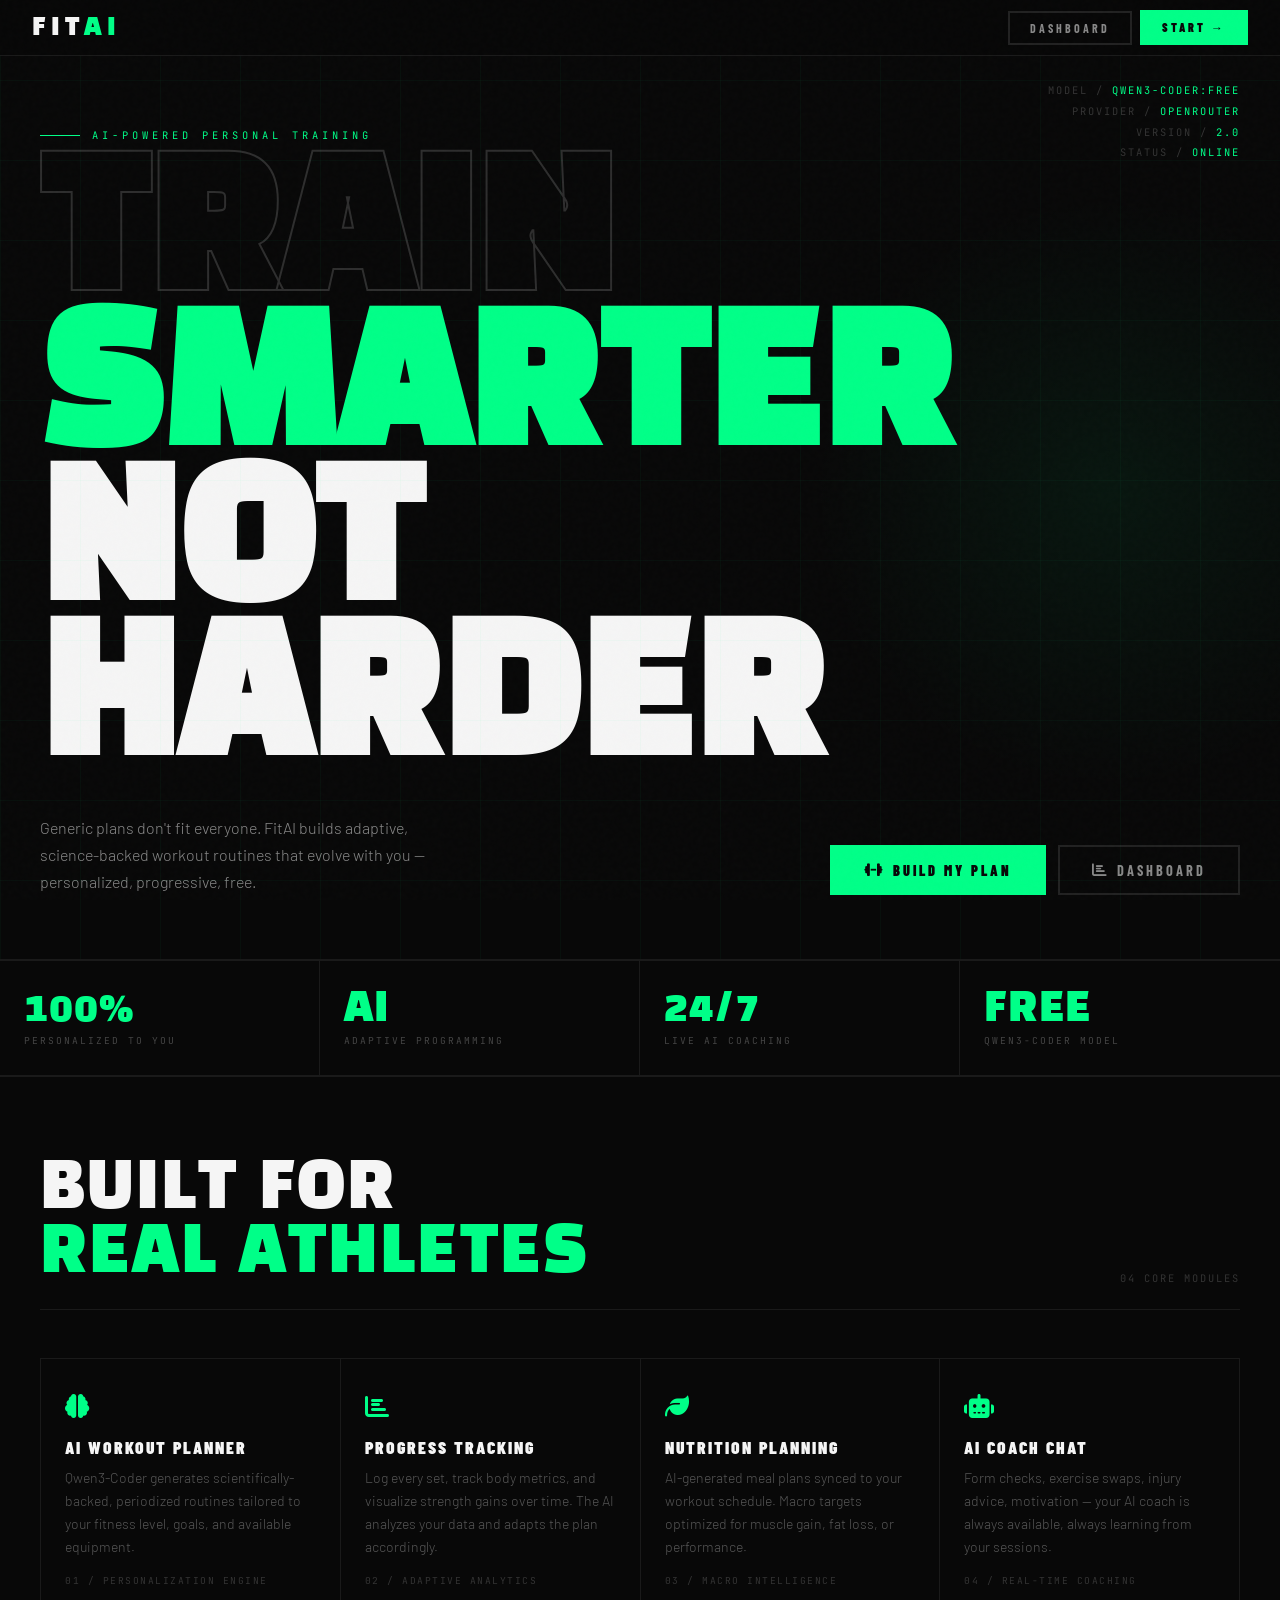
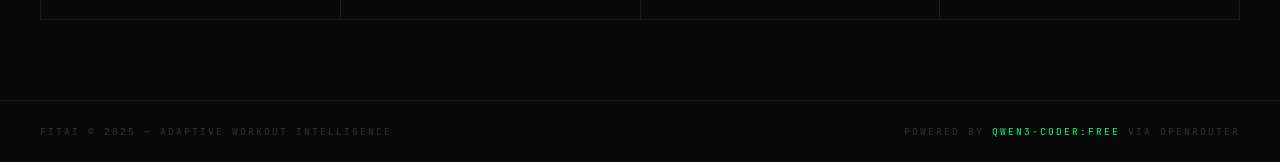
<file: templates/index.html>
<!DOCTYPE html>
<html lang="en">
<head>
  <meta charset="UTF-8"/>
  <meta name="viewport" content="width=device-width,initial-scale=1.0"/>
  <title>FITAI — Adaptive AI Workout Planner</title>
  <link rel="preconnect" href="https://fonts.googleapis.com"/>
  <link href="https://fonts.googleapis.com/css2?family=Black+Han+Sans&family=Barlow+Condensed:wght@400;700;800;900&family=JetBrains+Mono:wght@400;700&family=Barlow:wght@300;400;500&display=swap" rel="stylesheet"/>
  <link rel="stylesheet" href="https://cdnjs.cloudflare.com/ajax/libs/font-awesome/6.5.0/css/all.min.css"/>
  <link rel="stylesheet" href="/static/css/main.css"/>
  <style>
    body { overflow-x: hidden; }

    /* NAV */
    .land-nav {
      position: fixed; top: 0; left: 0; right: 0; z-index: 100;
      display: flex; align-items: center; justify-content: space-between;
      padding: 0 2rem; height: 56px;
      background: rgba(8,8,8,0.92); backdrop-filter: blur(12px);
      border-bottom: 1px solid #1a1a1a;
    }
    .land-logo { font-family: 'Black Han Sans', sans-serif; font-size: 1.5rem; letter-spacing: 5px; }
    .land-logo em { color: #00ff88; font-style: normal; }

    /* HERO */
    .hero {
      min-height: 100vh;
      display: flex; flex-direction: column; justify-content: flex-end;
      padding: 8rem 2.5rem 4rem;
      position: relative; overflow: hidden;
    }
    .hero-grid-bg {
      position: absolute; inset: 0;
      background-image:
        linear-gradient(rgba(0,255,136,0.03) 1px, transparent 1px),
        linear-gradient(90deg, rgba(0,255,136,0.03) 1px, transparent 1px);
      background-size: 80px 80px;
    }
    .hero-glow {
      position: absolute;
      top: 20%; right: -10%;
      width: 600px; height: 600px;
      background: radial-gradient(circle, rgba(0,255,136,0.06) 0%, transparent 70%);
      pointer-events: none;
    }
    .hero-corner {
      position: absolute; top: 80px; right: 2.5rem;
      font-family: 'JetBrains Mono', monospace;
      font-size: 0.65rem; letter-spacing: 2px;
      color: #333; text-align: right; line-height: 2;
    }
    .hero-corner span { color: #00ff88; }
    .hero-eyebrow {
      font-family: 'JetBrains Mono', monospace;
      font-size: 0.65rem; letter-spacing: 4px;
      text-transform: uppercase; color: #00ff88;
      margin-bottom: 1.25rem;
      display: flex; align-items: center; gap: 0.75rem;
    }
    .hero-eyebrow::before { content: ''; display: block; width: 40px; height: 1px; background: #00ff88; }
    .hero-h1 {
      font-family: 'Black Han Sans', sans-serif;
      font-size: clamp(5rem, 14vw, 11rem);
      line-height: 0.88;
      letter-spacing: 2px;
      margin-bottom: 2rem;
    }
    .hero-h1 .line-green { color: #00ff88; display: block; }
    .hero-h1 .line-outline {
      -webkit-text-stroke: 2px #2e2e2e;
      color: transparent; display: block;
    }
    .hero-bottom {
      display: flex; align-items: flex-end; justify-content: space-between;
      flex-wrap: wrap; gap: 2rem;
    }
    .hero-desc {
      max-width: 400px;
      font-family: 'Barlow', sans-serif;
      font-size: 1rem; font-weight: 300;
      color: #888; line-height: 1.7;
    }
    .hero-cta-group { display: flex; gap: 0.75rem; flex-wrap: wrap; }
    .cta-main {
      display: inline-flex; align-items: center; gap: 0.5rem;
      padding: 0.9rem 2rem;
      background: #00ff88; color: #080808;
      font-family: 'Barlow Condensed', sans-serif;
      font-size: 0.9rem; font-weight: 900; letter-spacing: 3px; text-transform: uppercase;
      border: 2px solid #00ff88;
      transition: all 0.15s;
    }
    .cta-main:hover {
      background: transparent; color: #00ff88;
      transform: translate(-3px,-3px);
      box-shadow: 6px 6px 0 #00ff88;
    }
    .cta-sec {
      display: inline-flex; align-items: center; gap: 0.5rem;
      padding: 0.9rem 2rem;
      background: transparent; color: #888;
      font-family: 'Barlow Condensed', sans-serif;
      font-size: 0.9rem; font-weight: 700; letter-spacing: 3px; text-transform: uppercase;
      border: 2px solid #222;
      transition: all 0.15s;
    }
    .cta-sec:hover { border-color: #888; color: #f5f5f5; }

    /* STATS BAR */
    .stats-bar {
      display: grid; grid-template-columns: repeat(4, 1fr);
      border-top: 2px solid #1a1a1a;
      border-bottom: 2px solid #1a1a1a;
    }
    .stats-bar-item {
      padding: 1.75rem 1.5rem;
      border-right: 1px solid #1a1a1a;
      transition: background 0.15s;
    }
    .stats-bar-item:last-child { border-right: none; }
    .stats-bar-item:hover { background: rgba(0,255,136,0.04); }
    .sb-num {
      font-family: 'Black Han Sans', sans-serif;
      font-size: 2.5rem; letter-spacing: 1px;
      color: #00ff88; line-height: 1;
    }
    .sb-label {
      font-family: 'JetBrains Mono', monospace;
      font-size: 0.6rem; letter-spacing: 2px;
      text-transform: uppercase; color: #444;
      margin-top: 0.3rem;
    }

    /* FEATURES */
    .features { padding: 5rem 2.5rem; }
    .feat-header {
      margin-bottom: 3rem;
      display: flex; align-items: flex-end; justify-content: space-between;
      border-bottom: 1px solid #1a1a1a; padding-bottom: 1.5rem;
    }
    .feat-title {
      font-family: 'Black Han Sans', sans-serif;
      font-size: clamp(2.5rem, 6vw, 4rem);
      line-height: 1; letter-spacing: 2px;
    }
    .feat-title em { color: #00ff88; font-style: normal; display: block; }
    .feat-num {
      font-family: 'JetBrains Mono', monospace;
      font-size: 0.65rem; letter-spacing: 2px; color: #333;
    }
    .feat-grid {
      display: grid;
      grid-template-columns: repeat(auto-fit, minmax(260px, 1fr));
      gap: 1px;
      background: #1a1a1a;
      border: 1px solid #1a1a1a;
    }
    .feat-card {
      background: #080808; padding: 2rem 1.5rem;
      transition: background 0.2s;
      position: relative; overflow: hidden;
    }
    .feat-card::before {
      content: '';
      position: absolute; bottom: 0; left: 0; right: 0;
      height: 2px; background: #00ff88;
      transform: scaleX(0); transform-origin: left;
      transition: transform 0.3s;
    }
    .feat-card:hover { background: rgba(0,255,136,0.03); }
    .feat-card:hover::before { transform: scaleX(1); }
    .feat-ico {
      font-size: 1.5rem; color: #00ff88;
      margin-bottom: 1rem;
    }
    .feat-card-title {
      font-family: 'Barlow Condensed', sans-serif;
      font-size: 1.1rem; font-weight: 900; letter-spacing: 2px;
      text-transform: uppercase; margin-bottom: 0.5rem;
    }
    .feat-card-desc {
      font-size: 0.875rem; color: #555;
      line-height: 1.65; font-weight: 300;
    }
    .feat-card-tag {
      margin-top: 1rem;
      font-family: 'JetBrains Mono', monospace;
      font-size: 0.6rem; letter-spacing: 1.5px;
      color: #333; text-transform: uppercase;
    }

    /* FOOTER */
    .land-footer {
      border-top: 1px solid #1a1a1a;
      padding: 1.5rem 2.5rem;
      display: flex; align-items: center; justify-content: space-between;
      font-family: 'JetBrains Mono', monospace;
      font-size: 0.6rem; letter-spacing: 2px;
      color: #333; text-transform: uppercase;
    }
    .land-footer span { color: #00ff88; }

    @media(max-width:600px){
      .stats-bar { grid-template-columns: 1fr 1fr; }
      .feat-header { flex-direction: column; align-items: flex-start; gap: 1rem; }
      .hero-corner { display: none; }
    }
  </style>
</head>
<body>

<nav class="land-nav">
  <div class="land-logo">FIT<em>AI</em></div>
  <div style="display:flex;gap:0.5rem;align-items:center;">
    <a href="/dashboard" class="cta-sec" style="padding:0.5rem 1.25rem;font-size:0.75rem;">Dashboard</a>
    <a href="/planner" class="cta-main" style="padding:0.5rem 1.25rem;font-size:0.75rem;">Start &rarr;</a>
  </div>
</nav>

<section class="hero">
  <div class="hero-grid-bg"></div>
  <div class="hero-glow"></div>
  <div class="hero-corner">
    MODEL / <span>QWEN3-CODER:FREE</span><br>
    PROVIDER / <span>OPENROUTER</span><br>
    VERSION / <span>2.0</span><br>
    STATUS / <span>ONLINE</span>
  </div>

  <div class="hero-eyebrow">AI-POWERED PERSONAL TRAINING</div>
  <h1 class="hero-h1">
    <span class="line-outline">TRAIN</span>
    <span class="line-green">SMARTER</span>
    NOT HARDER
  </h1>
  <div class="hero-bottom">
    <p class="hero-desc">Generic plans don't fit everyone. FitAI builds adaptive, science-backed workout routines that evolve with you — personalized, progressive, free.</p>
    <div class="hero-cta-group">
      <a href="/planner" class="cta-main"><i class="fas fa-dumbbell"></i> Build My Plan</a>
      <a href="/dashboard" class="cta-sec"><i class="fas fa-chart-bar"></i> Dashboard</a>
    </div>
  </div>
</section>

<div class="stats-bar">
  <div class="stats-bar-item">
    <div class="sb-num">100%</div>
    <div class="sb-label">Personalized to you</div>
  </div>
  <div class="stats-bar-item">
    <div class="sb-num">AI</div>
    <div class="sb-label">Adaptive programming</div>
  </div>
  <div class="stats-bar-item">
    <div class="sb-num">24/7</div>
    <div class="sb-label">Live AI coaching</div>
  </div>
  <div class="stats-bar-item">
    <div class="sb-num">FREE</div>
    <div class="sb-label">Qwen3-coder model</div>
  </div>
</div>

<section class="features">
  <div class="feat-header">
    <div class="feat-title">BUILT FOR<em>REAL ATHLETES</em></div>
    <div class="feat-num">04 CORE MODULES</div>
  </div>
  <div class="feat-grid">
    <div class="feat-card">
      <div class="feat-ico"><i class="fas fa-brain"></i></div>
      <div class="feat-card-title">AI Workout Planner</div>
      <div class="feat-card-desc">Qwen3-Coder generates scientifically-backed, periodized routines tailored to your fitness level, goals, and available equipment.</div>
      <div class="feat-card-tag">01 / PERSONALIZATION ENGINE</div>
    </div>
    <div class="feat-card">
      <div class="feat-ico"><i class="fas fa-chart-bar"></i></div>
      <div class="feat-card-title">Progress Tracking</div>
      <div class="feat-card-desc">Log every set, track body metrics, and visualize strength gains over time. The AI analyzes your data and adapts the plan accordingly.</div>
      <div class="feat-card-tag">02 / ADAPTIVE ANALYTICS</div>
    </div>
    <div class="feat-card">
      <div class="feat-ico"><i class="fas fa-leaf"></i></div>
      <div class="feat-card-title">Nutrition Planning</div>
      <div class="feat-card-desc">AI-generated meal plans synced to your workout schedule. Macro targets optimized for muscle gain, fat loss, or performance.</div>
      <div class="feat-card-tag">03 / MACRO INTELLIGENCE</div>
    </div>
    <div class="feat-card">
      <div class="feat-ico"><i class="fas fa-robot"></i></div>
      <div class="feat-card-title">AI Coach Chat</div>
      <div class="feat-card-desc">Form checks, exercise swaps, injury advice, motivation — your AI coach is always available, always learning from your sessions.</div>
      <div class="feat-card-tag">04 / REAL-TIME COACHING</div>
    </div>
  </div>
</section>

<footer class="land-footer">
  <div>FITAI &copy; 2025 — ADAPTIVE WORKOUT INTELLIGENCE</div>
  <div>POWERED BY <span>QWEN3-CODER:FREE</span> VIA OPENROUTER</div>
</footer>

</body>
</html>
</file>
<file: static/css/main.css>
/* ╔══════════════════════════════════════════╗
   ║  FITAI — NEO-BRUTALIST SPORT DESIGN     ║
   ║  Electric Green × Near-Black × Raw Type ║
   ╚══════════════════════════════════════════╝ */

@import url('https://fonts.googleapis.com/css2?family=Black+Han+Sans&family=Barlow+Condensed:wght@400;600;700;800;900&family=JetBrains+Mono:wght@400;500;700&family=Barlow:wght@300;400;500;600&display=swap');

:root {
  --black:    #080808;
  --black2:   #0f0f0f;
  --black3:   #161616;
  --black4:   #1e1e1e;
  --green:    #00ff88;
  --green2:   #00cc6a;
  --green-dim: rgba(0,255,136,0.08);
  --red:      #ff3b3b;
  --blue:     #00c3ff;
  --orange:   #ff7043;
  --yellow:   #ffe400;
  --white:    #f5f5f5;
  --gray:     #888;
  --gray2:    #444;
  --border:   #222;
  --border2:  #2e2e2e;
  --thick-border: 2px solid #2e2e2e;
  --accent-border: 2px solid var(--green);
  --font-display: 'Black Han Sans', sans-serif;
  --font-cond: 'Barlow Condensed', sans-serif;
  --font-body: 'Barlow', sans-serif;
  --font-mono: 'JetBrains Mono', monospace;
  --sidebar-w: 220px;
  --topbar-h: 56px;
  --r: 0px;
}

/* ── RESET ── */
*, *::before, *::after { box-sizing: border-box; margin: 0; padding: 0; }
html { scroll-behavior: smooth; }
body {
  font-family: var(--font-body);
  background: var(--black);
  color: var(--white);
  min-height: 100vh;
  overflow-x: hidden;
  cursor: default;
}
a { color: inherit; text-decoration: none; }
button { font-family: inherit; cursor: pointer; border: none; outline: none; }
input, textarea, select { font-family: inherit; outline: none; }

/* ── SCROLLBAR ── */
::-webkit-scrollbar { width: 3px; height: 3px; }
::-webkit-scrollbar-track { background: var(--black2); }
::-webkit-scrollbar-thumb { background: var(--green); }

/* ══════════════════════════════════════
   SIDEBAR
══════════════════════════════════════ */
.sidebar {
  position: fixed;
  left: 0; top: 0; bottom: 0;
  width: var(--sidebar-w);
  background: var(--black2);
  border-right: var(--thick-border);
  display: flex;
  flex-direction: column;
  z-index: 200;
  transition: transform 0.25s cubic-bezier(.4,0,.2,1);
}

.sidebar-logo {
  padding: 1.25rem 1rem;
  border-bottom: var(--thick-border);
  display: flex;
  align-items: center;
  gap: 0.6rem;
}
.logo-icon {
  width: 34px; height: 34px;
  background: var(--green);
  display: flex; align-items: center; justify-content: center;
  font-size: 1.1rem;
  flex-shrink: 0;
}
.logo-wordmark {
  font-family: var(--font-display);
  font-size: 1.6rem;
  letter-spacing: 4px;
  line-height: 1;
}
.logo-wordmark em {
  color: var(--green);
  font-style: normal;
}

.sidebar-nav {
  flex: 1;
  padding: 0.5rem 0;
  overflow-y: auto;
}
.nav-item {
  display: flex;
  align-items: center;
  gap: 0.75rem;
  padding: 0.8rem 1rem;
  font-family: var(--font-cond);
  font-size: 0.95rem;
  font-weight: 700;
  letter-spacing: 1.5px;
  text-transform: uppercase;
  color: var(--gray);
  border-left: 3px solid transparent;
  transition: all 0.15s;
}
.nav-item:hover {
  color: var(--white);
  background: rgba(255,255,255,0.04);
  border-left-color: var(--gray2);
}
.nav-item.active {
  color: var(--green);
  background: var(--green-dim);
  border-left-color: var(--green);
}
.nav-icon { width: 16px; text-align: center; font-size: 0.85rem; }

.sidebar-divider {
  height: 1px;
  background: var(--border);
  margin: 0.5rem 0;
}

.sidebar-footer {
  padding: 1rem;
  border-top: var(--thick-border);
}
.ai-pill {
  display: flex;
  align-items: center;
  gap: 0.5rem;
  padding: 0.5rem 0.75rem;
  background: var(--green-dim);
  border: 1px solid rgba(0,255,136,0.2);
  font-family: var(--font-mono);
  font-size: 0.65rem;
  color: var(--green);
  letter-spacing: 0.5px;
}
.ai-dot {
  width: 6px; height: 6px;
  border-radius: 50%;
  background: var(--green);
  animation: blink 1.4s infinite;
}
@keyframes blink { 0%,100%{opacity:1} 50%{opacity:0.2} }

/* ══════════════════════════════════════
   MAIN LAYOUT
══════════════════════════════════════ */
.main-content {
  margin-left: var(--sidebar-w);
  min-height: 100vh;
  display: flex;
  flex-direction: column;
}

.topbar {
  position: sticky; top: 0; z-index: 100;
  height: var(--topbar-h);
  background: var(--black2);
  border-bottom: var(--thick-border);
  display: flex;
  align-items: center;
  padding: 0 1.25rem;
  gap: 1rem;
}
.topbar-title {
  font-family: var(--font-cond);
  font-size: 1.1rem;
  font-weight: 800;
  letter-spacing: 3px;
  text-transform: uppercase;
  flex: 1;
  color: var(--gray);
}
.topbar-title span { color: var(--white); }
.menu-toggle {
  display: none;
  background: none;
  color: var(--white);
  font-size: 1.1rem;
  padding: 0.3rem;
}
.topbar-right { display: flex; align-items: center; gap: 0.5rem; }

.tbar-btn {
  position: relative;
  width: 36px; height: 36px;
  background: var(--black3);
  border: 1px solid var(--border2);
  color: var(--gray);
  display: flex; align-items: center; justify-content: center;
  font-size: 0.85rem;
  transition: all 0.15s;
}
.tbar-btn:hover { border-color: var(--green); color: var(--green); }
.tbar-pulse {
  position: absolute;
  top: 5px; right: 5px;
  width: 7px; height: 7px;
  border-radius: 50%;
  background: var(--green);
  animation: blink 1.5s infinite;
}

.avatar-btn {
  width: 34px; height: 34px;
  background: var(--green);
  color: var(--black);
  display: flex; align-items: center; justify-content: center;
  font-family: var(--font-cond);
  font-size: 0.85rem;
  font-weight: 900;
  letter-spacing: 1px;
}

.page-content {
  flex: 1;
  padding: 1.5rem;
}

/* ══════════════════════════════════════
   CARDS
══════════════════════════════════════ */
.card {
  background: var(--black2);
  border: var(--thick-border);
  padding: 1.25rem;
}
.card-accent { border-color: var(--green); }
.card-red { border-color: var(--red); }
.card-blue { border-color: var(--blue); }

.card-label {
  font-family: var(--font-mono);
  font-size: 0.65rem;
  letter-spacing: 2px;
  text-transform: uppercase;
  color: var(--green);
  margin-bottom: 0.6rem;
  display: flex;
  align-items: center;
  gap: 0.4rem;
}
.card-label::before {
  content: '//';
  opacity: 0.5;
}

/* ══════════════════════════════════════
   STAT CARDS
══════════════════════════════════════ */
.stat-block {
  background: var(--black2);
  border: var(--thick-border);
  padding: 1.25rem;
  position: relative;
  overflow: hidden;
  transition: border-color 0.15s;
}
.stat-block::after {
  content: '';
  position: absolute;
  bottom: 0; left: 0; right: 0;
  height: 2px;
  background: var(--green);
  transform: scaleX(0);
  transform-origin: left;
  transition: transform 0.3s;
}
.stat-block:hover { border-color: var(--green); }
.stat-block:hover::after { transform: scaleX(1); }
.stat-eyebrow {
  font-family: var(--font-mono);
  font-size: 0.6rem;
  letter-spacing: 2px;
  text-transform: uppercase;
  color: var(--gray);
  margin-bottom: 0.5rem;
}
.stat-num {
  font-family: var(--font-display);
  font-size: 3rem;
  line-height: 1;
  letter-spacing: 1px;
}
.stat-unit {
  font-family: var(--font-cond);
  font-size: 1rem;
  color: var(--gray);
  font-weight: 600;
  letter-spacing: 1px;
}
.stat-delta {
  font-family: var(--font-mono);
  font-size: 0.7rem;
  margin-top: 0.4rem;
}
.delta-up { color: var(--green); }
.delta-down { color: var(--red); }
.stat-bg-icon {
  position: absolute;
  right: 0.75rem; top: 0.75rem;
  font-size: 2.5rem;
  opacity: 0.05;
}

/* ══════════════════════════════════════
   BUTTONS
══════════════════════════════════════ */
.btn {
  display: inline-flex;
  align-items: center;
  justify-content: center;
  gap: 0.5rem;
  padding: 0.7rem 1.5rem;
  font-family: var(--font-cond);
  font-size: 0.9rem;
  font-weight: 800;
  letter-spacing: 2px;
  text-transform: uppercase;
  cursor: pointer;
  transition: all 0.15s;
  border: 2px solid transparent;
}
.btn-green {
  background: var(--green);
  color: var(--black);
  border-color: var(--green);
}
.btn-green:hover {
  background: transparent;
  color: var(--green);
  transform: translate(-2px,-2px);
  box-shadow: 4px 4px 0 var(--green);
}
.btn-outline {
  background: transparent;
  color: var(--white);
  border-color: var(--border2);
}
.btn-outline:hover {
  border-color: var(--white);
  transform: translate(-2px,-2px);
  box-shadow: 4px 4px 0 var(--border2);
}
.btn-red {
  background: transparent;
  color: var(--red);
  border-color: var(--red);
}
.btn-red:hover {
  background: var(--red);
  color: var(--black);
}
.btn-ghost {
  background: transparent;
  color: var(--gray);
  border-color: transparent;
  padding: 0.5rem 0.75rem;
  font-size: 0.78rem;
}
.btn-ghost:hover { color: var(--green); }
.btn-sm { padding: 0.4rem 0.9rem; font-size: 0.75rem; }
.btn-lg { padding: 1rem 2.5rem; font-size: 1rem; }
.btn-full { width: 100%; }
.btn-icon-sq {
  width: 36px; height: 36px;
  padding: 0;
  background: var(--black3);
  border: 1px solid var(--border2);
  color: var(--gray);
  display: flex; align-items: center; justify-content: center;
  font-size: 0.85rem;
}
.btn-icon-sq:hover { border-color: var(--green); color: var(--green); }

/* ══════════════════════════════════════
   FORMS
══════════════════════════════════════ */
.form-row { margin-bottom: 1rem; }
.form-label {
  display: block;
  font-family: var(--font-mono);
  font-size: 0.65rem;
  letter-spacing: 2px;
  text-transform: uppercase;
  color: var(--gray);
  margin-bottom: 0.4rem;
}
.form-control {
  width: 100%;
  background: var(--black3);
  border: 1px solid var(--border2);
  padding: 0.7rem 0.85rem;
  color: var(--white);
  font-family: var(--font-body);
  font-size: 0.9rem;
  transition: border-color 0.15s;
  border-radius: 0;
  -webkit-appearance: none;
}
.form-control:focus { border-color: var(--green); }
.form-control::placeholder { color: var(--gray2); }
select.form-control { cursor: pointer; }
select.form-control option { background: var(--black3); }

/* Range slider */
input[type=range] {
  -webkit-appearance: none;
  width: 100%;
  height: 3px;
  background: var(--border2);
  cursor: pointer;
}
input[type=range]::-webkit-slider-thumb {
  -webkit-appearance: none;
  width: 14px; height: 14px;
  background: var(--green);
  cursor: pointer;
}

/* ══════════════════════════════════════
   GRID
══════════════════════════════════════ */
.g2 { display: grid; grid-template-columns: 1fr 1fr; gap: 1rem; }
.g3 { display: grid; grid-template-columns: repeat(3,1fr); gap: 1rem; }
.g4 { display: grid; grid-template-columns: repeat(4,1fr); gap: 1rem; }
.gauto { display: grid; grid-template-columns: repeat(auto-fit,minmax(260px,1fr)); gap: 1rem; }

/* ══════════════════════════════════════
   SECTION HEADER
══════════════════════════════════════ */
.sec-head {
  display: flex;
  align-items: center;
  justify-content: space-between;
  margin-bottom: 1rem;
  padding-bottom: 0.75rem;
  border-bottom: 1px solid var(--border);
}
.sec-title {
  font-family: var(--font-cond);
  font-size: 1rem;
  font-weight: 900;
  letter-spacing: 3px;
  text-transform: uppercase;
}
.sec-title em {
  color: var(--green);
  font-style: normal;
}

/* ══════════════════════════════════════
   PROGRESS BARS
══════════════════════════════════════ */
.pb-row { margin-bottom: 0.75rem; }
.pb-head {
  display: flex;
  justify-content: space-between;
  font-family: var(--font-mono);
  font-size: 0.65rem;
  color: var(--gray);
  margin-bottom: 0.3rem;
  letter-spacing: 1px;
}
.pb-track {
  height: 4px;
  background: var(--black3);
  border: 1px solid var(--border);
  position: relative;
  overflow: hidden;
}
.pb-fill {
  height: 100%;
  background: var(--green);
  transition: width 1s cubic-bezier(.22,.61,.36,1);
  position: relative;
}
.pb-fill::after {
  content: '';
  position: absolute;
  right: 0; top: 0; bottom: 0;
  width: 8px;
  background: white;
  opacity: 0.6;
  filter: blur(2px);
}
.pb-fill.red { background: var(--red); }
.pb-fill.blue { background: var(--blue); }
.pb-fill.orange { background: var(--orange); }
.pb-fill.yellow { background: var(--yellow); }

/* ══════════════════════════════════════
   EXERCISE ROWS
══════════════════════════════════════ */
.ex-row {
  display: flex;
  align-items: center;
  gap: 0.75rem;
  padding: 0.75rem;
  border: 1px solid var(--border);
  background: var(--black3);
  margin-bottom: 2px;
  transition: border-color 0.15s, background 0.15s;
  cursor: default;
}
.ex-row:hover {
  border-color: var(--green);
  background: var(--green-dim);
}
.ex-idx {
  font-family: var(--font-mono);
  font-size: 0.65rem;
  color: var(--green);
  width: 24px;
  flex-shrink: 0;
  font-weight: 700;
}
.ex-name {
  flex: 1;
  font-family: var(--font-cond);
  font-size: 0.95rem;
  font-weight: 700;
  letter-spacing: 0.5px;
}
.ex-muscle {
  font-family: var(--font-mono);
  font-size: 0.6rem;
  color: var(--gray);
  letter-spacing: 0.5px;
}
.ex-scheme {
  font-family: var(--font-mono);
  font-size: 0.75rem;
  color: var(--green);
  font-weight: 700;
  text-align: right;
  flex-shrink: 0;
}

/* ══════════════════════════════════════
   TAGS / BADGES
══════════════════════════════════════ */
.badge {
  font-family: var(--font-mono);
  font-size: 0.6rem;
  letter-spacing: 1.5px;
  text-transform: uppercase;
  padding: 0.2rem 0.5rem;
  display: inline-block;
  border: 1px solid currentColor;
}
.badge-green { color: var(--green); background: rgba(0,255,136,0.08); }
.badge-red { color: var(--red); background: rgba(255,59,59,0.08); }
.badge-blue { color: var(--blue); background: rgba(0,195,255,0.08); }
.badge-orange { color: var(--orange); background: rgba(255,112,67,0.08); }
.badge-yellow { color: var(--yellow); background: rgba(255,228,0,0.08); }
.badge-gray { color: var(--gray); background: rgba(136,136,136,0.08); }

/* ══════════════════════════════════════
   TABS
══════════════════════════════════════ */
.tab-bar {
  display: flex;
  border-bottom: 2px solid var(--border2);
  margin-bottom: 1.25rem;
  gap: 0;
  overflow-x: auto;
}
.tab-btn {
  font-family: var(--font-cond);
  font-size: 0.85rem;
  font-weight: 800;
  letter-spacing: 2px;
  text-transform: uppercase;
  padding: 0.7rem 1.25rem;
  background: none;
  color: var(--gray);
  border: none;
  border-bottom: 2px solid transparent;
  margin-bottom: -2px;
  cursor: pointer;
  white-space: nowrap;
  transition: all 0.15s;
}
.tab-btn:hover { color: var(--white); }
.tab-btn.active { color: var(--green); border-bottom-color: var(--green); }
.tab-pane { display: none; }
.tab-pane.active { display: block; }

/* ══════════════════════════════════════
   SPINNER / LOADING
══════════════════════════════════════ */
.spinner {
  display: inline-block;
  width: 20px; height: 20px;
  border: 2px solid var(--border2);
  border-top-color: var(--green);
  border-radius: 50%;
  animation: spin 0.6s linear infinite;
}
@keyframes spin { to { transform: rotate(360deg); } }
.loading-screen {
  display: flex;
  flex-direction: column;
  align-items: center;
  justify-content: center;
  gap: 1.25rem;
  padding: 5rem 2rem;
}
.loading-screen .spinner { width: 48px; height: 48px; border-width: 3px; }
.loading-label {
  font-family: var(--font-mono);
  font-size: 0.75rem;
  letter-spacing: 3px;
  color: var(--green);
  text-transform: uppercase;
  animation: blink 1s infinite;
}

/* ══════════════════════════════════════
   ALERTS
══════════════════════════════════════ */
.alert {
  display: flex;
  align-items: flex-start;
  gap: 0.75rem;
  padding: 0.85rem 1rem;
  font-size: 0.875rem;
  border-left: 3px solid currentColor;
  margin-bottom: 0.75rem;
  line-height: 1.5;
}
.alert-green { color: var(--green); background: rgba(0,255,136,0.06); border-color: var(--green); }
.alert-red { color: var(--red); background: rgba(255,59,59,0.06); border-color: var(--red); }
.alert-blue { color: var(--blue); background: rgba(0,195,255,0.06); border-color: var(--blue); }
.alert-yellow { color: var(--yellow); background: rgba(255,228,0,0.06); border-color: var(--yellow); }

/* ══════════════════════════════════════
   CHAT PANEL
══════════════════════════════════════ */
.chat-backdrop {
  position: fixed; inset: 0;
  background: rgba(0,0,0,0.7);
  z-index: 300;
  display: none;
  backdrop-filter: blur(4px);
}
.chat-backdrop.on { display: block; }
.chat-panel {
  position: fixed;
  right: -440px;
  top: 0; bottom: 0;
  width: 420px;
  background: var(--black2);
  border-left: 2px solid var(--border2);
  z-index: 400;
  display: flex;
  flex-direction: column;
  transition: right 0.3s cubic-bezier(.4,0,.2,1);
}
.chat-panel.on { right: 0; border-left-color: var(--green); }
.chat-hdr {
  display: flex;
  align-items: center;
  justify-content: space-between;
  padding: 1rem 1.25rem;
  border-bottom: 1px solid var(--border2);
}
.chat-hdr-left { display: flex; align-items: center; gap: 0.75rem; }
.chat-avatar {
  width: 34px; height: 34px;
  background: var(--green);
  color: var(--black);
  display: flex; align-items: center; justify-content: center;
  font-size: 1rem;
}
.chat-name {
  font-family: var(--font-cond);
  font-size: 1rem;
  font-weight: 800;
  letter-spacing: 1px;
  text-transform: uppercase;
}
.chat-sub {
  font-family: var(--font-mono);
  font-size: 0.6rem;
  color: var(--green);
  letter-spacing: 1px;
}
.chat-msgs {
  flex: 1;
  overflow-y: auto;
  padding: 1rem;
  display: flex;
  flex-direction: column;
  gap: 0.75rem;
}
.msg { display: flex; }
.msg-bubble {
  max-width: 82%;
  padding: 0.65rem 0.9rem;
  font-size: 0.875rem;
  line-height: 1.55;
}
.msg-ai .msg-bubble {
  background: var(--black3);
  border: 1px solid var(--border2);
  color: var(--white);
  border-radius: 0 6px 6px 6px;
}
.msg-user { justify-content: flex-end; }
.msg-user .msg-bubble {
  background: var(--green);
  color: var(--black);
  font-weight: 600;
  border-radius: 6px 0 6px 6px;
}
.msg-typing .msg-bubble {
  background: var(--black3);
  border: 1px solid var(--border2);
  color: var(--gray);
  font-family: var(--font-mono);
  font-size: 0.7rem;
  letter-spacing: 2px;
  animation: blink 0.8s infinite;
}
.chat-input-wrap {
  display: flex;
  gap: 0;
  border-top: 1px solid var(--border2);
}
.chat-input {
  flex: 1;
  background: var(--black3);
  border: none;
  padding: 0.85rem 1rem;
  color: var(--white);
  font-size: 0.875rem;
  border-right: 1px solid var(--border2);
}
.chat-input:focus { outline: none; }
.chat-send-btn {
  width: 50px;
  background: var(--green);
  color: var(--black);
  border: none;
  display: flex; align-items: center; justify-content: center;
  font-size: 0.9rem;
  cursor: pointer;
  transition: background 0.15s;
}
.chat-send-btn:hover { background: var(--white); }

/* ══════════════════════════════════════
   WORKOUT TIMER MODAL
══════════════════════════════════════ */
.modal-backdrop {
  position: fixed; inset: 0;
  background: rgba(0,0,0,0.92);
  z-index: 500;
  display: none;
  align-items: center;
  justify-content: center;
}
.modal-backdrop.on { display: flex; }
.timer-modal {
  background: var(--black2);
  border: 2px solid var(--green);
  padding: 2.5rem;
  text-align: center;
  min-width: 320px;
  position: relative;
}
.timer-label {
  font-family: var(--font-mono);
  font-size: 0.65rem;
  letter-spacing: 4px;
  color: var(--green);
  text-transform: uppercase;
  margin-bottom: 1rem;
}
.timer-clock {
  font-family: var(--font-display);
  font-size: 6rem;
  line-height: 1;
  letter-spacing: 4px;
  color: var(--green);
  text-shadow: 0 0 40px rgba(0,255,136,0.4);
  margin-bottom: 0.5rem;
}
.timer-exercise {
  font-family: var(--font-cond);
  font-size: 1.1rem;
  font-weight: 700;
  letter-spacing: 2px;
  text-transform: uppercase;
  color: var(--gray);
  margin-bottom: 1.5rem;
}
.timer-btns { display: flex; gap: 0.5rem; justify-content: center; }

/* ══════════════════════════════════════
   WEEK CALENDAR STRIP
══════════════════════════════════════ */
.week-strip {
  display: grid;
  grid-template-columns: repeat(7, 1fr);
  gap: 2px;
  margin-bottom: 1rem;
}
.week-day {
  display: flex;
  flex-direction: column;
  align-items: center;
  padding: 0.6rem 0.25rem;
  background: var(--black3);
  border: 1px solid var(--border);
  font-family: var(--font-mono);
  font-size: 0.6rem;
  letter-spacing: 1px;
  text-transform: uppercase;
  color: var(--gray2);
  cursor: pointer;
  transition: all 0.15s;
}
.week-day .day-num {
  font-family: var(--font-cond);
  font-size: 1.1rem;
  font-weight: 800;
  color: var(--gray);
  margin: 0.2rem 0;
}
.week-day.done {
  background: var(--green-dim);
  border-color: var(--green);
  color: var(--green);
}
.week-day.done .day-num { color: var(--green); }
.week-day.today {
  background: rgba(0,195,255,0.06);
  border-color: var(--blue);
  color: var(--blue);
}
.week-day.today .day-num { color: var(--blue); }
.week-day:hover { border-color: var(--white); }

/* ══════════════════════════════════════
   DAY ACCORDION
══════════════════════════════════════ */
.day-acc {
  border: 1px solid var(--border2);
  margin-bottom: 2px;
  transition: border-color 0.15s;
}
.day-acc:hover { border-color: var(--green); }
.day-acc-hdr {
  display: flex;
  align-items: center;
  justify-content: space-between;
  padding: 0.85rem 1rem;
  cursor: pointer;
  background: var(--black3);
  user-select: none;
}
.day-acc-title {
  font-family: var(--font-cond);
  font-size: 0.95rem;
  font-weight: 800;
  letter-spacing: 2px;
  text-transform: uppercase;
}
.day-acc-title .day-name { color: var(--green); margin-right: 0.5rem; }
.day-acc-meta { display: flex; align-items: center; gap: 0.5rem; }
.day-acc-body {
  padding: 1rem;
  border-top: 1px solid var(--border);
  display: none;
}
.day-acc-body.open { display: block; }
.day-section-label {
  font-family: var(--font-mono);
  font-size: 0.6rem;
  letter-spacing: 2px;
  text-transform: uppercase;
  color: var(--gray);
  margin: 0.75rem 0 0.4rem;
}

/* ══════════════════════════════════════
   RING / CIRCLE METER
══════════════════════════════════════ */
.ring-wrap {
  position: relative;
  width: 100px; height: 100px;
}
.ring-wrap svg { transform: rotate(-90deg); }
.ring-track { fill: none; stroke: var(--black3); stroke-width: 8; }
.ring-arc { fill: none; stroke-width: 8; stroke-linecap: butt; transition: stroke-dashoffset 1.2s cubic-bezier(.22,.61,.36,1); }
.ring-center {
  position: absolute; inset: 0;
  display: flex; flex-direction: column;
  align-items: center; justify-content: center;
}
.ring-val {
  font-family: var(--font-display);
  font-size: 1.4rem;
  line-height: 1;
}
.ring-lbl {
  font-family: var(--font-mono);
  font-size: 0.5rem;
  letter-spacing: 1.5px;
  text-transform: uppercase;
  color: var(--gray);
}

/* ══════════════════════════════════════
   DIVIDER
══════════════════════════════════════ */
.div-h { height: 1px; background: var(--border); margin: 1rem 0; }
.div-v { width: 1px; background: var(--border); align-self: stretch; }

/* ══════════════════════════════════════
   SCROLLING TICKER
══════════════════════════════════════ */
.ticker {
  overflow: hidden;
  border-top: 1px solid var(--border);
  border-bottom: 1px solid var(--border);
  padding: 0.4rem 0;
  background: var(--black2);
}
.ticker-inner {
  display: flex;
  gap: 3rem;
  animation: ticker 30s linear infinite;
  white-space: nowrap;
}
.ticker-item {
  font-family: var(--font-mono);
  font-size: 0.65rem;
  letter-spacing: 2px;
  text-transform: uppercase;
  color: var(--gray);
  flex-shrink: 0;
}
.ticker-item span { color: var(--green); }
@keyframes ticker { from { transform: translateX(0); } to { transform: translateX(-50%); } }

/* ══════════════════════════════════════
   NOISE OVERLAY
══════════════════════════════════════ */
body::before {
  content: '';
  position: fixed; inset: 0;
  background-image: url("data:image/svg+xml,%3Csvg viewBox='0 0 200 200' xmlns='http://www.w3.org/2000/svg'%3E%3Cfilter id='n'%3E%3CfeTurbulence type='fractalNoise' baseFrequency='0.9' numOctaves='4' stitchTiles='stitch'/%3E%3C/filter%3E%3Crect width='100%25' height='100%25' filter='url(%23n)' opacity='1'/%3E%3C/svg%3E");
  opacity: 0.018;
  pointer-events: none;
  z-index: 9999;
}

/* ══════════════════════════════════════
   ANIMATIONS
══════════════════════════════════════ */
@keyframes slideUp {
  from { opacity: 0; transform: translateY(20px); }
  to   { opacity: 1; transform: translateY(0); }
}
.anim { animation: slideUp 0.4s ease both; }
.d1 { animation-delay: 0.05s; }
.d2 { animation-delay: 0.1s; }
.d3 { animation-delay: 0.15s; }
.d4 { animation-delay: 0.2s; }
.d5 { animation-delay: 0.25s; }

/* ══════════════════════════════════════
   UTILITY
══════════════════════════════════════ */
.flex { display: flex; }
.flex-col { flex-direction: column; }
.items-center { align-items: center; }
.items-start { align-items: flex-start; }
.justify-between { justify-content: space-between; }
.justify-center { justify-content: center; }
.gap-1 { gap: 0.4rem; }
.gap-2 { gap: 0.75rem; }
.gap-3 { gap: 1.25rem; }
.flex-1 { flex: 1; }
.w-full { width: 100%; }
.text-green { color: var(--green); }
.text-gray { color: var(--gray); }
.text-red { color: var(--red); }
.text-blue { color: var(--blue); }
.text-mono { font-family: var(--font-mono); font-size: 0.75rem; }
.text-cond { font-family: var(--font-cond); letter-spacing: 1px; }
.hidden { display: none !important; }
.mb1 { margin-bottom: 0.5rem; }
.mb2 { margin-bottom: 1rem; }
.mb3 { margin-bottom: 1.5rem; }
.mt1 { margin-top: 0.5rem; }
.mt2 { margin-top: 1rem; }
.mt3 { margin-top: 1.5rem; }
.p1 { padding: 0.5rem; }

/* ══════════════════════════════════════
   RESPONSIVE
══════════════════════════════════════ */
@media (max-width: 1024px) {
  .g4 { grid-template-columns: 1fr 1fr; }
}
@media (max-width: 860px) {
  .sidebar { transform: translateX(-100%); }
  .sidebar.open { transform: translateX(0); }
  .main-content { margin-left: 0; }
  .menu-toggle { display: flex; }
  .g3 { grid-template-columns: 1fr 1fr; }
}
@media (max-width: 600px) {
  .g2, .g3, .g4 { grid-template-columns: 1fr; }
  .chat-panel { width: 100%; }
  .page-content { padding: 1rem; }
}
</file>
